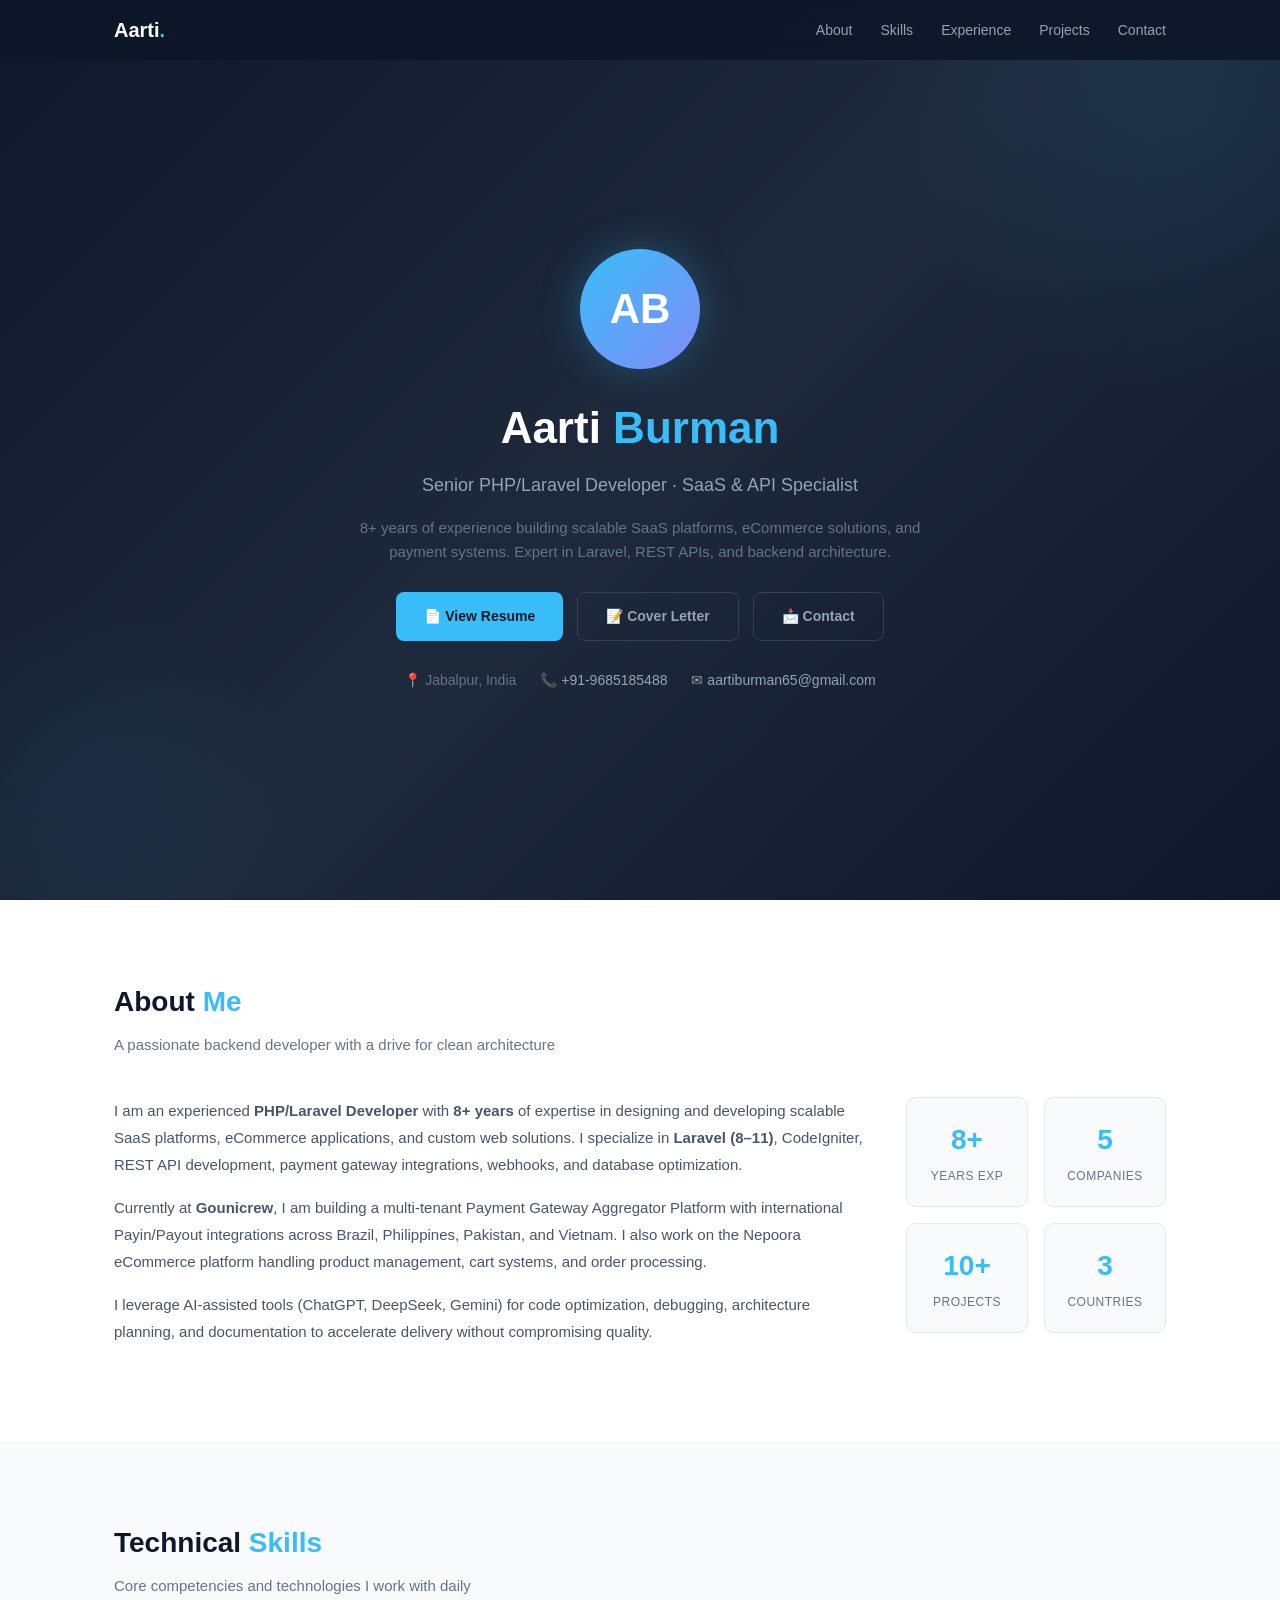
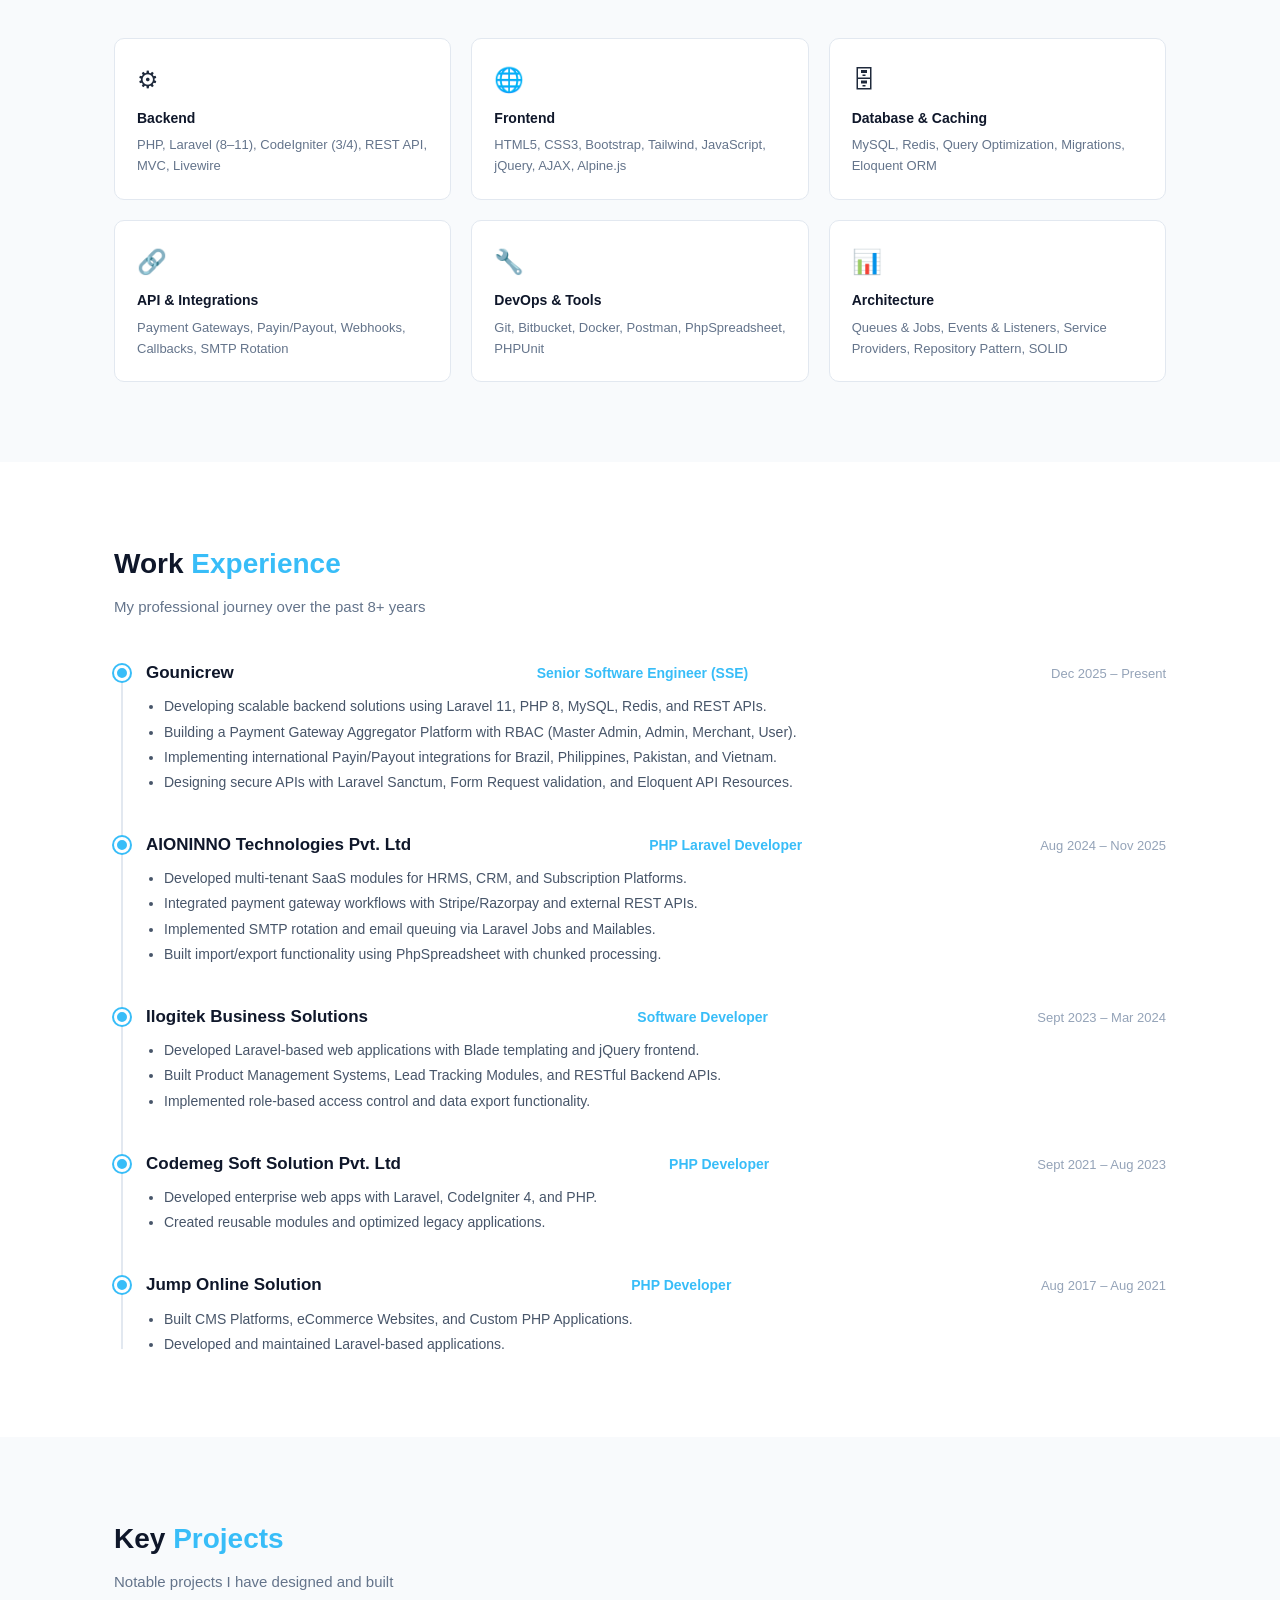
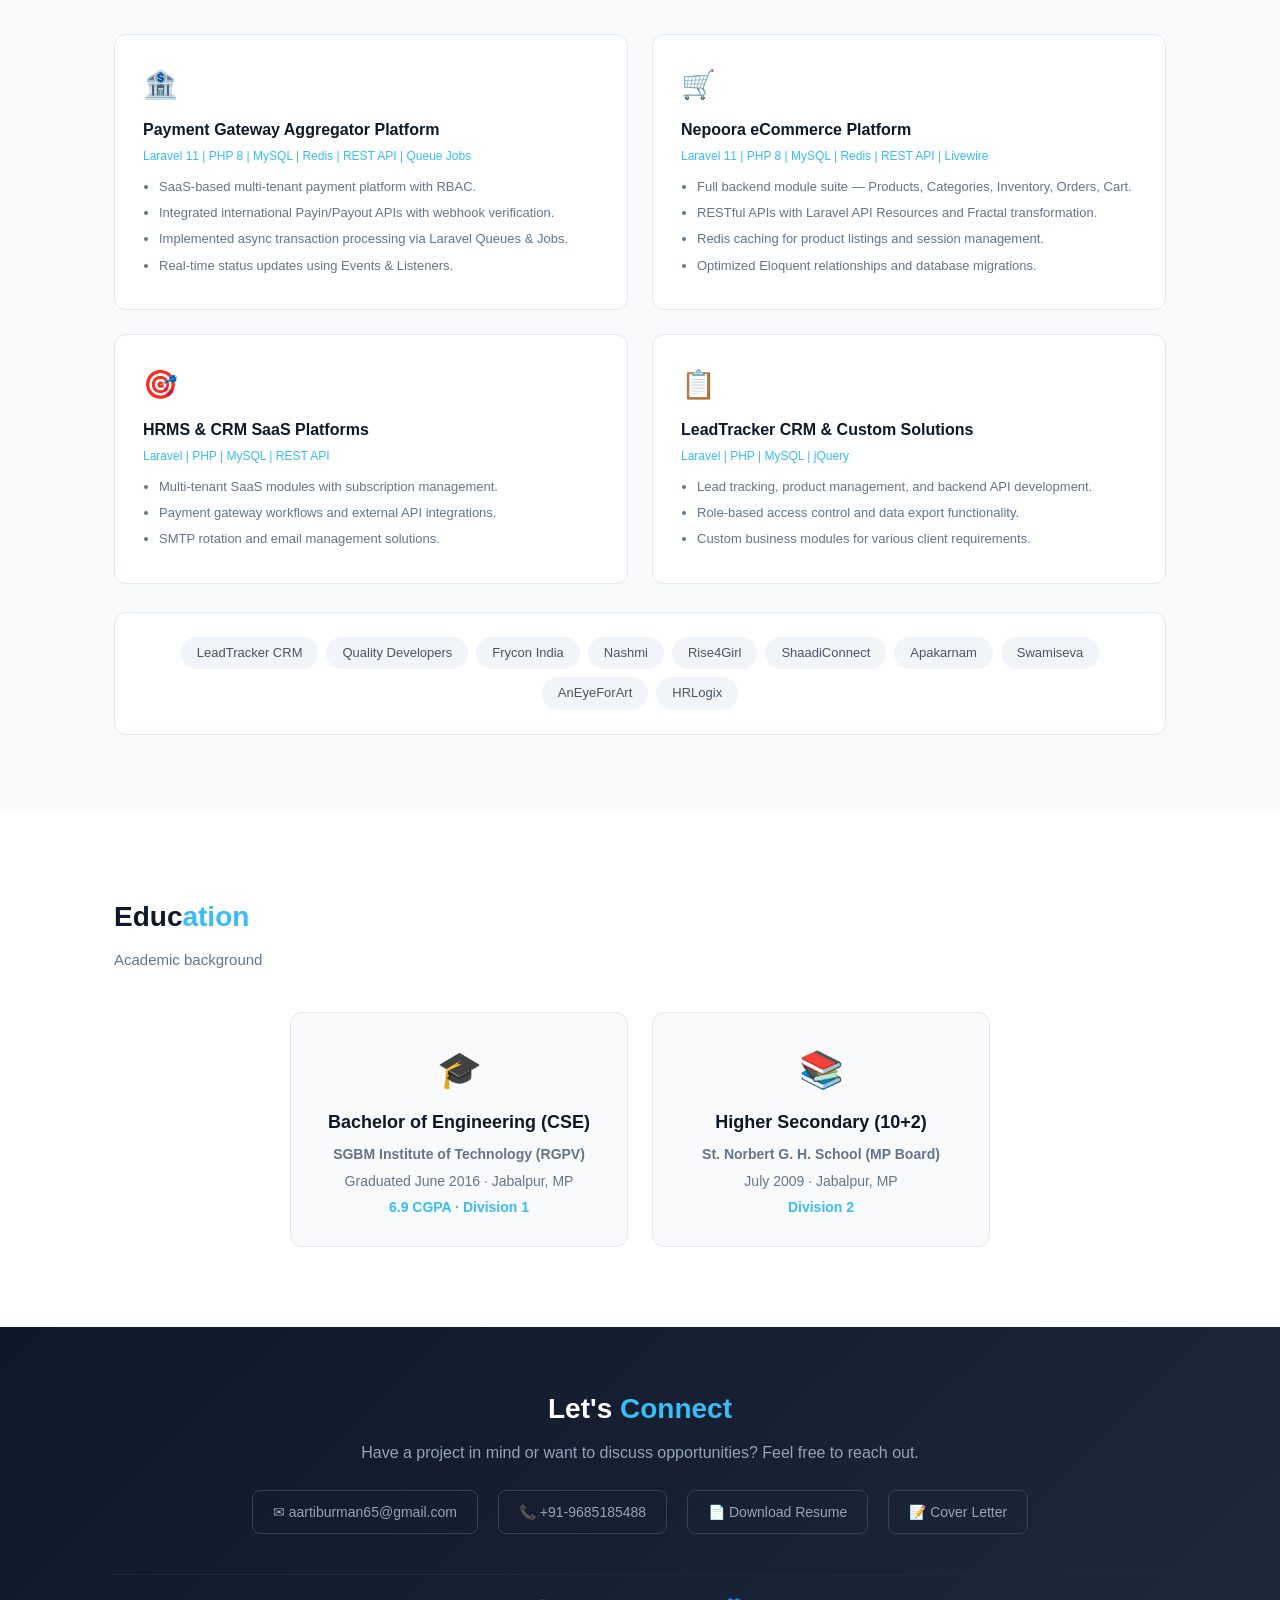
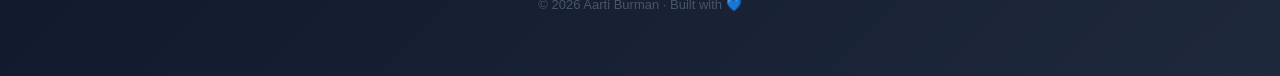
<file: index.html>
<!DOCTYPE html>
<html lang="en">
<head>
  <meta charset="UTF-8">
  <meta name="viewport" content="width=device-width, initial-scale=1.0">
  <title>Aarti Burman - Portfolio</title>
  <style>
    * { margin: 0; padding: 0; box-sizing: border-box; }
    html { scroll-behavior: smooth; }
    body {
      font-family: 'Segoe UI', 'Helvetica Neue', Arial, sans-serif;
      background: #f8fafc;
      color: #1e293b;
      line-height: 1.6;
    }
    .container { max-width: 1100px; margin: 0 auto; padding: 0 24px; }

    /* NAV */
    nav {
      position: fixed; top: 0; left: 0; right: 0; z-index: 100;
      background: rgba(15,23,42,0.95); backdrop-filter: blur(10px);
      padding: 14px 0;
    }
    nav .container { display: flex; justify-content: space-between; align-items: center; }
    nav .logo { font-size: 20px; font-weight: 700; color: #fff; }
    nav .logo span { color: #38bdf8; }
    nav ul { display: flex; gap: 28px; list-style: none; }
    nav ul a { color: #94a3b8; text-decoration: none; font-size: 14px; font-weight: 500; transition: color 0.2s; }
    nav ul a:hover { color: #fff; }

    /* HERO */
    .hero {
      min-height: 100vh;
      background: linear-gradient(135deg, #0f172a 0%, #1e293b 50%, #0f172a 100%);
      display: flex; align-items: center; justify-content: center;
      padding: 120px 24px 80px;
      position: relative;
      overflow: hidden;
    }
    .hero::before {
      content: ''; position: absolute;
      width: 600px; height: 600px; border-radius: 50%;
      background: radial-gradient(circle, rgba(56,189,248,0.08) 0%, transparent 70%);
      top: -200px; right: -200px;
    }
    .hero::after {
      content: ''; position: absolute;
      width: 400px; height: 400px; border-radius: 50%;
      background: radial-gradient(circle, rgba(56,189,248,0.05) 0%, transparent 70%);
      bottom: -100px; left: -100px;
    }
    .hero-content { text-align: center; position: relative; z-index: 1; max-width: 750px; }
    .hero-content .avatar {
      width: 120px; height: 120px; border-radius: 50%;
      background: linear-gradient(135deg, #38bdf8, #818cf8);
      display: flex; align-items: center; justify-content: center;
      font-size: 42px; font-weight: 700; color: #fff;
      margin: 0 auto 24px;
      box-shadow: 0 0 40px rgba(56,189,248,0.3);
    }
    .hero-content h1 { font-size: 44px; font-weight: 800; color: #fff; margin-bottom: 8px; }
    .hero-content h1 span { color: #38bdf8; }
    .hero-content .subtitle {
      font-size: 18px; color: #94a3b8; margin-bottom: 16px;
      font-weight: 400;
    }
    .hero-content .tagline {
      font-size: 15px; color: #64748b; max-width: 600px; margin: 0 auto 28px;
    }
    .hero-buttons { display: flex; gap: 14px; justify-content: center; flex-wrap: wrap; }
    .btn {
      display: inline-flex; align-items: center; gap: 8px;
      padding: 12px 28px; border-radius: 8px; font-size: 14px;
      font-weight: 600; text-decoration: none; transition: all 0.2s;
      border: none; cursor: pointer;
    }
    .btn-primary { background: #38bdf8; color: #0f172a; }
    .btn-primary:hover { background: #7dd3fc; transform: translateY(-2px); }
    .btn-outline { border: 1.5px solid #334155; color: #94a3b8; background: transparent; }
    .btn-outline:hover { border-color: #38bdf8; color: #fff; transform: translateY(-2px); }
    .hero-contact {
      display: flex; justify-content: center; gap: 24px; flex-wrap: wrap;
      margin-top: 28px; font-size: 14px; color: #64748b;
    }
    .hero-contact a { color: #94a3b8; text-decoration: none; transition: color 0.2s; }
    .hero-contact a:hover { color: #38bdf8; }

    /* SECTIONS */
    section { padding: 80px 0; }
    .section-title {
      font-size: 28px; font-weight: 800; color: #0f172a;
      margin-bottom: 8px;
    }
    .section-title span { color: #38bdf8; }
    .section-sub {
      font-size: 15px; color: #64748b; margin-bottom: 40px;
    }

    /* ABOUT */
    #about { background: #fff; }
    .about-grid { display: flex; gap: 40px; align-items: flex-start; }
    .about-text { flex: 1; font-size: 15px; color: #475569; line-height: 1.8; }
    .about-text p { margin-bottom: 16px; }
    .about-stats {
      display: grid; grid-template-columns: 1fr 1fr; gap: 16px;
      min-width: 260px;
    }
    .stat-card {
      background: #f8fafc; border: 1px solid #e2e8f0; border-radius: 10px;
      padding: 20px; text-align: center;
    }
    .stat-card .num { font-size: 28px; font-weight: 800; color: #38bdf8; }
    .stat-card .label { font-size: 12px; color: #64748b; margin-top: 4px; text-transform: uppercase; letter-spacing: 0.5px; }

    /* SKILLS */
    #skills { background: #f8fafc; }
    .skills-grid { display: grid; grid-template-columns: repeat(3, 1fr); gap: 20px; }
    .skill-card {
      background: #fff; border: 1px solid #e2e8f0; border-radius: 10px;
      padding: 22px; transition: all 0.2s;
    }
    .skill-card:hover { border-color: #38bdf8; box-shadow: 0 4px 20px rgba(56,189,248,0.1); transform: translateY(-2px); }
    .skill-card .icon { font-size: 24px; margin-bottom: 8px; }
    .skill-card h3 { font-size: 14px; font-weight: 700; color: #0f172a; margin-bottom: 6px; }
    .skill-card p { font-size: 13px; color: #64748b; }

    /* EXPERIENCE */
    #experience { background: #fff; }
    .timeline { position: relative; padding-left: 32px; }
    .timeline::before {
      content: ''; position: absolute; left: 7px; top: 8px; bottom: 8px;
      width: 2px; background: #e2e8f0;
    }
    .tl-item { position: relative; margin-bottom: 36px; }
    .tl-item:last-child { margin-bottom: 0; }
    .tl-dot {
      position: absolute; left: -32px; top: 6px;
      width: 16px; height: 16px; border-radius: 50%;
      background: #38bdf8; border: 3px solid #fff; box-shadow: 0 0 0 2px #38bdf8;
    }
    .tl-header { display: flex; justify-content: space-between; align-items: baseline; flex-wrap: wrap; gap: 4px 12px; }
    .tl-header .company { font-size: 17px; font-weight: 700; color: #0f172a; }
    .tl-header .role { font-size: 14px; color: #38bdf8; font-weight: 600; }
    .tl-header .dates { font-size: 13px; color: #94a3b8; }
    .tl-item ul { margin-top: 8px; padding-left: 18px; font-size: 14px; color: #475569; line-height: 1.8; }

    /* PROJECTS */
    #projects { background: #f8fafc; }
    .projects-grid { display: grid; grid-template-columns: repeat(2, 1fr); gap: 24px; }
    .proj-card {
      background: #fff; border: 1px solid #e2e8f0; border-radius: 12px;
      padding: 28px; transition: all 0.2s;
    }
    .proj-card:hover { border-color: #38bdf8; box-shadow: 0 8px 30px rgba(56,189,248,0.1); transform: translateY(-3px); }
    .proj-card .proj-icon { font-size: 28px; margin-bottom: 10px; }
    .proj-card h3 { font-size: 16px; font-weight: 700; color: #0f172a; margin-bottom: 4px; }
    .proj-card .tech { font-size: 12px; color: #38bdf8; font-weight: 500; margin-bottom: 10px; }
    .proj-card ul { padding-left: 16px; font-size: 13px; color: #64748b; line-height: 1.7; }
    .proj-card ul li { margin-bottom: 4px; }
    .other-projects {
      margin-top: 28px; display: flex; flex-wrap: wrap; gap: 8px;
      background: #fff; border: 1px solid #e2e8f0; border-radius: 12px; padding: 24px;
      justify-content: center;
    }
    .other-projects span, .other-projects a {
      background: #f1f5f9; color: #475569; font-size: 13px; font-weight: 500;
      padding: 6px 16px; border-radius: 20px; text-decoration: none;
    }
    .other-projects a:hover { background: #e2e8f0; color: #0f172a; }

    /* EDUCATION */
    #education { background: #fff; }
    .edu-card {
      background: #f8fafc; border: 1px solid #e2e8f0; border-radius: 12px;
      padding: 28px; max-width: 500px; text-align: center; margin: 0 auto;
    }
    .edu-card .icon { font-size: 36px; margin-bottom: 10px; }
    .edu-card h3 { font-size: 18px; font-weight: 700; color: #0f172a; }
    .edu-card .meta { font-size: 14px; color: #64748b; margin-top: 4px; }

    /* CONTACT / FOOTER */
    #contact {
      background: linear-gradient(135deg, #0f172a, #1e293b);
      padding: 60px 0; text-align: center; color: #fff;
    }
    #contact h2 { font-size: 28px; font-weight: 800; margin-bottom: 8px; }
    #contact h2 span { color: #38bdf8; }
    #contact p { color: #94a3b8; margin-bottom: 24px; }
    .contact-links { display: flex; justify-content: center; gap: 20px; flex-wrap: wrap; }
    .contact-links a {
      display: inline-flex; align-items: center; gap: 8px;
      color: #94a3b8; text-decoration: none; font-size: 14px; font-weight: 500;
      padding: 10px 20px; border: 1px solid #334155; border-radius: 8px;
      transition: all 0.2s;
    }
    .contact-links a:hover { border-color: #38bdf8; color: #fff; }
    .footer-bottom {
      border-top: 1px solid #1e293b; margin-top: 40px; padding-top: 20px;
      font-size: 13px; color: #475569;
    }
    .footer-bottom a { color: #38bdf8; text-decoration: none; }

    /* RESPONSIVE */
    @media (max-width: 768px) {
      nav ul { gap: 14px; }
      nav ul a { font-size: 12px; }
      .hero-content h1 { font-size: 30px; }
      .about-grid { flex-direction: column; }
      .about-stats { grid-template-columns: 1fr 1fr; min-width: auto; }
      .skills-grid { grid-template-columns: 1fr 1fr; }
      .projects-grid { grid-template-columns: 1fr; }
      section { padding: 50px 0; }
    }
    @media (max-width: 500px) {
      .skills-grid { grid-template-columns: 1fr; }
      nav .container { flex-direction: column; gap: 10px; }
    }
  </style>
</head>
<body>
  <nav>
    <div class="container">
      <div class="logo">Aarti<span>.</span></div>
      <ul>
        <li><a href="#about">About</a></li>
        <li><a href="#skills">Skills</a></li>
        <li><a href="#experience">Experience</a></li>
        <li><a href="#projects">Projects</a></li>
        <li><a href="#contact">Contact</a></li>
      </ul>
    </div>
  </nav>

  <section class="hero">
    <div class="hero-content">
      <div class="avatar">AB</div>
      <h1>Aarti <span>Burman</span></h1>
      <div class="subtitle">Senior PHP/Laravel Developer &middot; SaaS &amp; API Specialist</div>
      <p class="tagline">
        8+ years of experience building scalable SaaS platforms, eCommerce solutions, and payment systems.
        Expert in Laravel, REST APIs, and backend architecture.
      </p>
      <div class="hero-buttons">
        <a href="resume.html" class="btn btn-primary">&#x1F4C4; View Resume</a>
        <a href="cover-letter.html" class="btn btn-outline">&#x1F4DD; Cover Letter</a>
        <a href="#contact" class="btn btn-outline">&#x1F4E9; Contact</a>
      </div>
      <div class="hero-contact">
        <span>&#x1F4CD; Jabalpur, India</span>
        <a href="tel:+919685185488">&#x1F4DE; +91-9685185488</a>
        <a href="mailto:aartiburman65@gmail.com">&#x2709; aartiburman65@gmail.com</a>
      </div>
    </div>
  </section>

  <section id="about">
    <div class="container">
      <h2 class="section-title">About <span>Me</span></h2>
      <p class="section-sub">A passionate backend developer with a drive for clean architecture</p>
      <div class="about-grid">
        <div class="about-text">
          <p>
            I am an experienced <strong>PHP/Laravel Developer</strong> with <strong>8+ years</strong> of expertise in designing and developing scalable SaaS platforms, eCommerce applications, and custom web solutions. I specialize in <strong>Laravel (8–11)</strong>, CodeIgniter, REST API development, payment gateway integrations, webhooks, and database optimization.
          </p>
          <p>
            Currently at <strong>Gounicrew</strong>, I am building a multi-tenant Payment Gateway Aggregator Platform with international Payin/Payout integrations across Brazil, Philippines, Pakistan, and Vietnam. I also work on the Nepoora eCommerce platform handling product management, cart systems, and order processing.
          </p>
          <p>
            I leverage AI-assisted tools (ChatGPT, DeepSeek, Gemini) for code optimization, debugging, architecture planning, and documentation to accelerate delivery without compromising quality.
          </p>
        </div>
        <div class="about-stats">
          <div class="stat-card"><div class="num">8+</div><div class="label">Years Exp</div></div>
          <div class="stat-card"><div class="num">5</div><div class="label">Companies</div></div>
          <div class="stat-card"><div class="num">10+</div><div class="label">Projects</div></div>
          <div class="stat-card"><div class="num">3</div><div class="label">Countries</div></div>
        </div>
      </div>
    </div>
  </section>

  <section id="skills">
    <div class="container">
      <h2 class="section-title">Technical <span>Skills</span></h2>
      <p class="section-sub">Core competencies and technologies I work with daily</p>
      <div class="skills-grid">
        <div class="skill-card"><div class="icon">&#x2699;</div><h3>Backend</h3><p>PHP, Laravel (8–11), CodeIgniter (3/4), REST API, MVC, Livewire</p></div>
        <div class="skill-card"><div class="icon">&#x1F310;</div><h3>Frontend</h3><p>HTML5, CSS3, Bootstrap, Tailwind, JavaScript, jQuery, AJAX, Alpine.js</p></div>
        <div class="skill-card"><div class="icon">&#x1F5C4;</div><h3>Database &amp; Caching</h3><p>MySQL, Redis, Query Optimization, Migrations, Eloquent ORM</p></div>
        <div class="skill-card"><div class="icon">&#x1F517;</div><h3>API &amp; Integrations</h3><p>Payment Gateways, Payin/Payout, Webhooks, Callbacks, SMTP Rotation</p></div>
        <div class="skill-card"><div class="icon">&#x1F527;</div><h3>DevOps &amp; Tools</h3><p>Git, Bitbucket, Docker, Postman, PhpSpreadsheet, PHPUnit</p></div>
        <div class="skill-card"><div class="icon">&#x1F4CA;</div><h3>Architecture</h3><p>Queues &amp; Jobs, Events &amp; Listeners, Service Providers, Repository Pattern, SOLID</p></div>
      </div>
    </div>
  </section>

  <section id="experience">
    <div class="container">
      <h2 class="section-title">Work <span>Experience</span></h2>
      <p class="section-sub">My professional journey over the past 8+ years</p>
      <div class="timeline">
        <div class="tl-item">
          <div class="tl-dot"></div>
          <div class="tl-header">
            <span class="company">Gounicrew</span>
            <span class="role">Senior Software Engineer (SSE)</span>
            <span class="dates">Dec 2025 – Present</span>
          </div>
          <ul>
            <li>Developing scalable backend solutions using Laravel 11, PHP 8, MySQL, Redis, and REST APIs.</li>
            <li>Building a Payment Gateway Aggregator Platform with RBAC (Master Admin, Admin, Merchant, User).</li>
            <li>Implementing international Payin/Payout integrations for Brazil, Philippines, Pakistan, and Vietnam.</li>
            <li>Designing secure APIs with Laravel Sanctum, Form Request validation, and Eloquent API Resources.</li>
          </ul>
        </div>
        <div class="tl-item">
          <div class="tl-dot"></div>
          <div class="tl-header">
            <span class="company">AIONINNO Technologies Pvt. Ltd</span>
            <span class="role">PHP Laravel Developer</span>
            <span class="dates">Aug 2024 – Nov 2025</span>
          </div>
          <ul>
            <li>Developed multi-tenant SaaS modules for HRMS, CRM, and Subscription Platforms.</li>
            <li>Integrated payment gateway workflows with Stripe/Razorpay and external REST APIs.</li>
            <li>Implemented SMTP rotation and email queuing via Laravel Jobs and Mailables.</li>
            <li>Built import/export functionality using PhpSpreadsheet with chunked processing.</li>
          </ul>
        </div>
        <div class="tl-item">
          <div class="tl-dot"></div>
          <div class="tl-header">
            <span class="company">Ilogitek Business Solutions</span>
            <span class="role">Software Developer</span>
            <span class="dates">Sept 2023 – Mar 2024</span>
          </div>
          <ul>
            <li>Developed Laravel-based web applications with Blade templating and jQuery frontend.</li>
            <li>Built Product Management Systems, Lead Tracking Modules, and RESTful Backend APIs.</li>
            <li>Implemented role-based access control and data export functionality.</li>
          </ul>
        </div>
        <div class="tl-item">
          <div class="tl-dot"></div>
          <div class="tl-header">
            <span class="company">Codemeg Soft Solution Pvt. Ltd</span>
            <span class="role">PHP Developer</span>
            <span class="dates">Sept 2021 – Aug 2023</span>
          </div>
          <ul>
            <li>Developed enterprise web apps with Laravel, CodeIgniter 4, and PHP.</li>
            <li>Created reusable modules and optimized legacy applications.</li>
          </ul>
        </div>
        <div class="tl-item">
          <div class="tl-dot"></div>
          <div class="tl-header">
            <span class="company">Jump Online Solution</span>
            <span class="role">PHP Developer</span>
            <span class="dates">Aug 2017 – Aug 2021</span>
          </div>
          <ul>
            <li>Built CMS Platforms, eCommerce Websites, and Custom PHP Applications.</li>
            <li>Developed and maintained Laravel-based applications.</li>
          </ul>
        </div>
      </div>
    </div>
  </section>

  <section id="projects">
    <div class="container">
      <h2 class="section-title">Key <span>Projects</span></h2>
      <p class="section-sub">Notable projects I have designed and built</p>
      <div class="projects-grid">
        <div class="proj-card">
          <div class="proj-icon">&#x1F3E6;</div>
          <h3>Payment Gateway Aggregator Platform</h3>
          <div class="tech">Laravel 11 | PHP 8 | MySQL | Redis | REST API | Queue Jobs</div>
          <ul>
            <li>SaaS-based multi-tenant payment platform with RBAC.</li>
            <li>Integrated international Payin/Payout APIs with webhook verification.</li>
            <li>Implemented async transaction processing via Laravel Queues &amp; Jobs.</li>
            <li>Real-time status updates using Events &amp; Listeners.</li>
          </ul>
        </div>
        <div class="proj-card">
          <div class="proj-icon">&#x1F6D2;</div>
          <h3>Nepoora eCommerce Platform</h3>
          <div class="tech">Laravel 11 | PHP 8 | MySQL | Redis | REST API | Livewire</div>
          <ul>
            <li>Full backend module suite — Products, Categories, Inventory, Orders, Cart.</li>
            <li>RESTful APIs with Laravel API Resources and Fractal transformation.</li>
            <li>Redis caching for product listings and session management.</li>
            <li>Optimized Eloquent relationships and database migrations.</li>
          </ul>
        </div>
        <div class="proj-card">
          <div class="proj-icon">&#x1F3AF;</div>
          <h3>HRMS &amp; CRM SaaS Platforms</h3>
          <div class="tech">Laravel | PHP | MySQL | REST API</div>
          <ul>
            <li>Multi-tenant SaaS modules with subscription management.</li>
            <li>Payment gateway workflows and external API integrations.</li>
            <li>SMTP rotation and email management solutions.</li>
          </ul>
        </div>
        <div class="proj-card">
          <div class="proj-icon">&#x1F4CB;</div>
          <h3>LeadTracker CRM &amp; Custom Solutions</h3>
          <div class="tech">Laravel | PHP | MySQL | jQuery</div>
          <ul>
            <li>Lead tracking, product management, and backend API development.</li>
            <li>Role-based access control and data export functionality.</li>
            <li>Custom business modules for various client requirements.</li>
          </ul>
        </div>
      </div>
      <div class="other-projects">
        <span>LeadTracker CRM</span>
        <a href="http://qualitydevelopers.co.nz/" target="_blank">Quality Developers</a>
        <a href="https://fryconindia.com/homepage" target="_blank">Frycon India</a>
        <a href="https://www.nashmi.com/mainhomepage" target="_blank">Nashmi</a>
        <span>Rise4Girl</span>
        <span>ShaadiConnect</span>
        <span>Apakarnam</span>
        <span>Swamiseva</span>
        <span>AnEyeForArt</span>
        <span>HRLogix</span>
      </div>
    </div>
  </section>

  <section id="education">
    <div class="container">
      <h2 class="section-title">Educ<span>ation</span></h2>
      <p class="section-sub">Academic background</p>
      <div style="display:grid;grid-template-columns:1fr 1fr;gap:24px;max-width:700px;margin:0 auto">
        <div class="edu-card" style="margin:0">
          <div class="icon">&#x1F393;</div>
          <h3>Bachelor of Engineering (CSE)</h3>
          <div class="meta" style="margin-top:6px"><strong>SGBM Institute of Technology (RGPV)</strong></div>
          <div class="meta">Graduated June 2016 &middot; Jabalpur, MP</div>
          <div class="meta" style="color:#38bdf8;font-weight:600;margin-top:4px">6.9 CGPA &middot; Division 1</div>
        </div>
        <div class="edu-card" style="margin:0">
          <div class="icon">&#x1F4DA;</div>
          <h3>Higher Secondary (10+2)</h3>
          <div class="meta" style="margin-top:6px"><strong>St. Norbert G. H. School (MP Board)</strong></div>
          <div class="meta">July 2009 &middot; Jabalpur, MP</div>
          <div class="meta" style="color:#38bdf8;font-weight:600;margin-top:4px">Division 2</div>
        </div>
      </div>
    </div>
  </section>

  <section id="contact">
    <div class="container">
      <h2>Let's <span>Connect</span></h2>
      <p>Have a project in mind or want to discuss opportunities? Feel free to reach out.</p>
      <div class="contact-links">
        <a href="mailto:aartiburman65@gmail.com">&#x2709; aartiburman65@gmail.com</a>
        <a href="tel:+919685185488">&#x1F4DE; +91-9685185488</a>
        <a href="resume.html">&#x1F4C4; Download Resume</a>
        <a href="cover-letter.html">&#x1F4DD; Cover Letter</a>
      </div>
      <div class="footer-bottom">
        &copy; 2026 Aarti Burman &middot; Built with &#x1F499;
      </div>
    </div>
  </section>
</body>
</html>
</file>
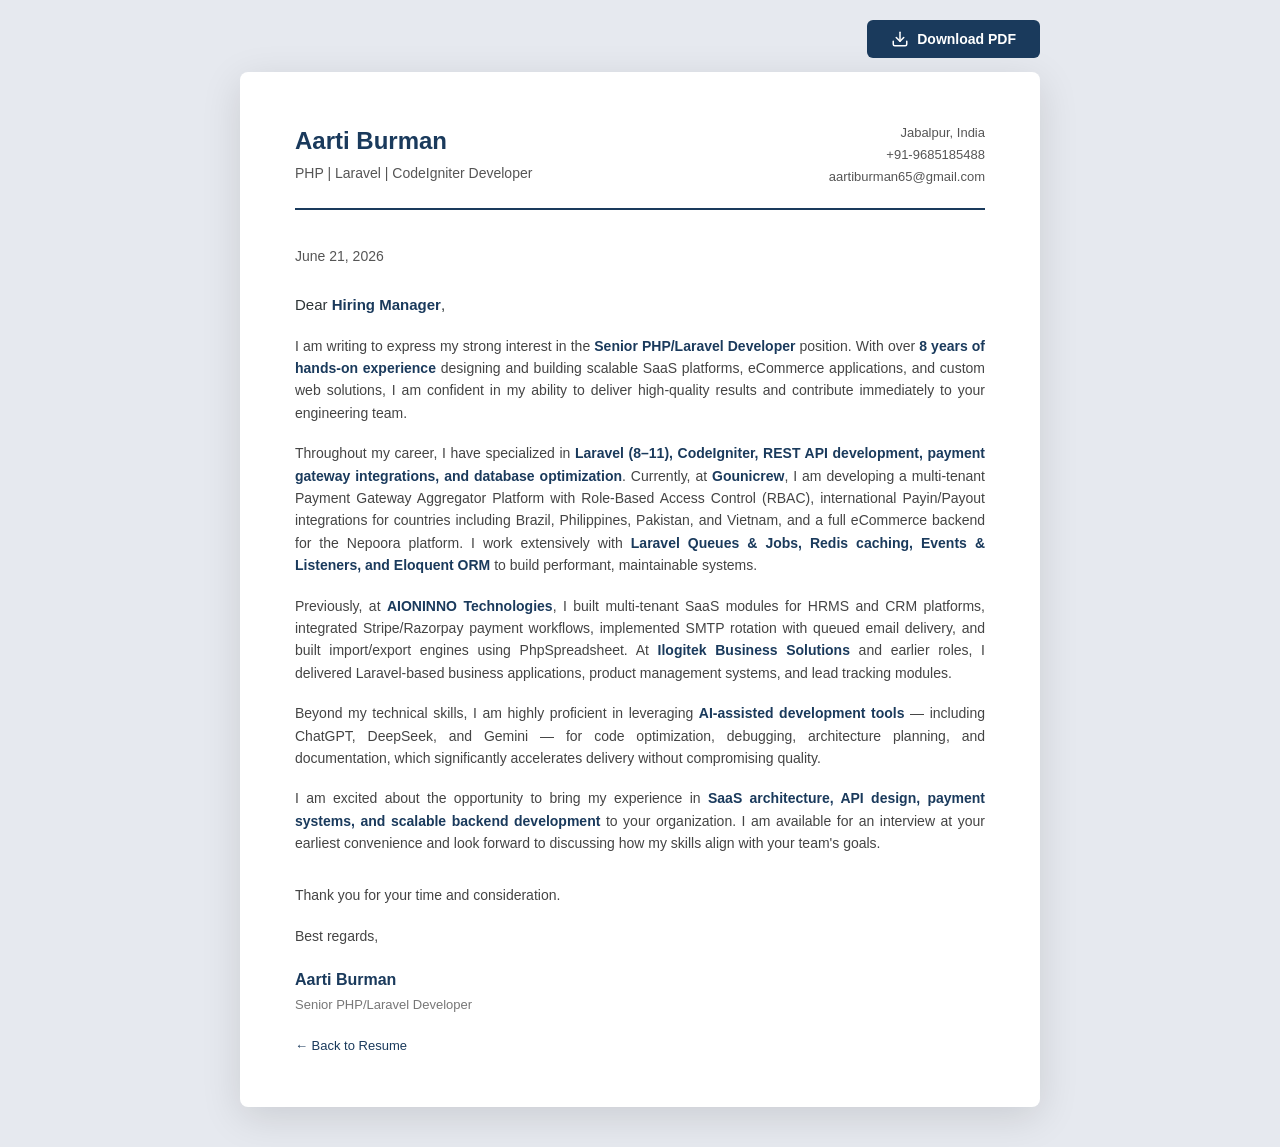
<file: cover-letter.html>
<!DOCTYPE html>
<html lang="en">
<head>
  <meta charset="UTF-8">
  <meta name="viewport" content="width=device-width, initial-scale=1.0">
  <title>Aarti Burman - Cover Letter</title>
  <style>
    * { margin: 0; padding: 0; box-sizing: border-box; }
    body {
      font-family: 'Segoe UI', 'Helvetica Neue', Arial, sans-serif;
      background: #e6e9ef;
      padding: 20px 20px 40px;
      color: #2d3436;
      line-height: 1.6;
    }
    .download-bar {
      max-width: 800px;
      margin: 0 auto 14px;
      display: flex;
      justify-content: flex-end;
    }
    .download-btn {
      display: inline-flex;
      align-items: center;
      gap: 8px;
      background: #1a3a5c;
      color: #fff;
      border: none;
      padding: 10px 24px;
      border-radius: 6px;
      font-size: 14px;
      font-weight: 600;
      cursor: pointer;
      transition: background 0.2s;
      text-decoration: none;
    }
    .download-btn:hover { background: #2c5f8a; }
    .download-btn svg { width: 18px; height: 18px; }
    .letter {
      max-width: 800px;
      margin: 0 auto;
      background: #fff;
      border-radius: 8px;
      box-shadow: 0 10px 40px rgba(0,0,0,0.12);
      padding: 50px 55px;
    }
    .letter-header {
      display: flex;
      justify-content: space-between;
      align-items: flex-start;
      margin-bottom: 35px;
      padding-bottom: 20px;
      border-bottom: 2px solid #1a3a5c;
    }
    .letter-header .name {
      font-size: 24px;
      font-weight: 700;
      color: #1a3a5c;
    }
    .letter-header .name span { font-size: 14px; font-weight: 400; color: #555; display: block; margin-top: 2px; }
    .letter-header .contact {
      text-align: right;
      font-size: 13px;
      color: #555;
      line-height: 1.7;
    }
    .letter-header .contact a { color: #1a3a5c; text-decoration: none; }
    .letter-header .contact a:hover { text-decoration: underline; }
    .date { font-size: 14px; color: #555; margin-bottom: 25px; }
    .greeting { font-size: 15px; margin-bottom: 18px; }
    .greeting strong { color: #1a3a5c; }
    .body-text { font-size: 14px; color: #444; margin-bottom: 18px; text-align: justify; }
    .body-text strong { color: #1a3a5c; }
    .closing { margin-top: 30px; }
    .closing .signoff { font-size: 14px; color: #444; margin-bottom: 20px; }
    .closing .signature { font-size: 16px; font-weight: 700; color: #1a3a5c; }
    .closing .sub { font-size: 13px; color: #777; margin-top: 2px; }

    .back-link {
      display: inline-flex;
      align-items: center;
      gap: 6px;
      margin-top: 20px;
      font-size: 13px;
      color: #1a3a5c;
      text-decoration: none;
      font-weight: 500;
    }
    .back-link:hover { text-decoration: underline; }

    @media print {
      body { background: #fff; padding: 0; -webkit-print-color-adjust: exact; print-color-adjust: exact; }
      .download-bar { display: none; }
      .letter { box-shadow: none; border-radius: 0; padding: 40px 50px; max-width: 100%; }
      .back-link { display: none; }
    }
    @media (max-width: 600px) {
      .letter { padding: 30px 25px; }
      .letter-header { flex-direction: column; gap: 10px; }
      .letter-header .contact { text-align: left; }
    }
  </style>
</head>
<body>
  <div class="download-bar">
    <button class="download-btn" onclick="window.print()">
      <svg viewBox="0 0 24 24" fill="none" stroke="currentColor" stroke-width="2" stroke-linecap="round" stroke-linejoin="round">
        <path d="M21 15v4a2 2 0 0 1-2 2H5a2 2 0 0 1-2-2v-4"/>
        <polyline points="7 10 12 15 17 10"/>
        <line x1="12" y1="15" x2="12" y2="3"/>
      </svg>
      Download PDF
    </button>
  </div>

  <div class="letter">
    <div class="letter-header">
      <div class="name">
        Aarti Burman
        <span>PHP | Laravel | CodeIgniter Developer</span>
      </div>
      <div class="contact">
        Jabalpur, India<br>
        +91-9685185488<br>
        aartiburman65@gmail.com
      </div>
    </div>

    <div class="date">June 21, 2026</div>

    <div class="greeting">Dear <strong>Hiring Manager</strong>,</div>

    <p class="body-text">
      I am writing to express my strong interest in the <strong>Senior PHP/Laravel Developer</strong> position. With over <strong>8 years of hands-on experience</strong> designing and building scalable SaaS platforms, eCommerce applications, and custom web solutions, I am confident in my ability to deliver high-quality results and contribute immediately to your engineering team.
    </p>

    <p class="body-text">
      Throughout my career, I have specialized in <strong>Laravel (8–11), CodeIgniter, REST API development, payment gateway integrations, and database optimization</strong>. Currently, at <strong>Gounicrew</strong>, I am developing a multi-tenant Payment Gateway Aggregator Platform with Role-Based Access Control (RBAC), international Payin/Payout integrations for countries including Brazil, Philippines, Pakistan, and Vietnam, and a full eCommerce backend for the Nepoora platform. I work extensively with <strong>Laravel Queues &amp; Jobs, Redis caching, Events &amp; Listeners, and Eloquent ORM</strong> to build performant, maintainable systems.
    </p>

    <p class="body-text">
      Previously, at <strong>AIONINNO Technologies</strong>, I built multi-tenant SaaS modules for HRMS and CRM platforms, integrated Stripe/Razorpay payment workflows, implemented SMTP rotation with queued email delivery, and built import/export engines using PhpSpreadsheet. At <strong>Ilogitek Business Solutions</strong> and earlier roles, I delivered Laravel-based business applications, product management systems, and lead tracking modules.
    </p>

    <p class="body-text">
      Beyond my technical skills, I am highly proficient in leveraging <strong>AI-assisted development tools</strong> — including ChatGPT, DeepSeek, and Gemini — for code optimization, debugging, architecture planning, and documentation, which significantly accelerates delivery without compromising quality.
    </p>

    <p class="body-text">
      I am excited about the opportunity to bring my experience in <strong>SaaS architecture, API design, payment systems, and scalable backend development</strong> to your organization. I am available for an interview at your earliest convenience and look forward to discussing how my skills align with your team's goals.
    </p>

    <div class="closing">
      <p class="body-text">
        Thank you for your time and consideration.
      </p>
      <div class="signoff">Best regards,</div>
      <div class="signature">Aarti Burman</div>
      <div class="sub">Senior PHP/Laravel Developer</div>
    </div>

    <a class="back-link" href="resume.html">&larr; Back to Resume</a>
  </div>
</body>
</html>
</file>
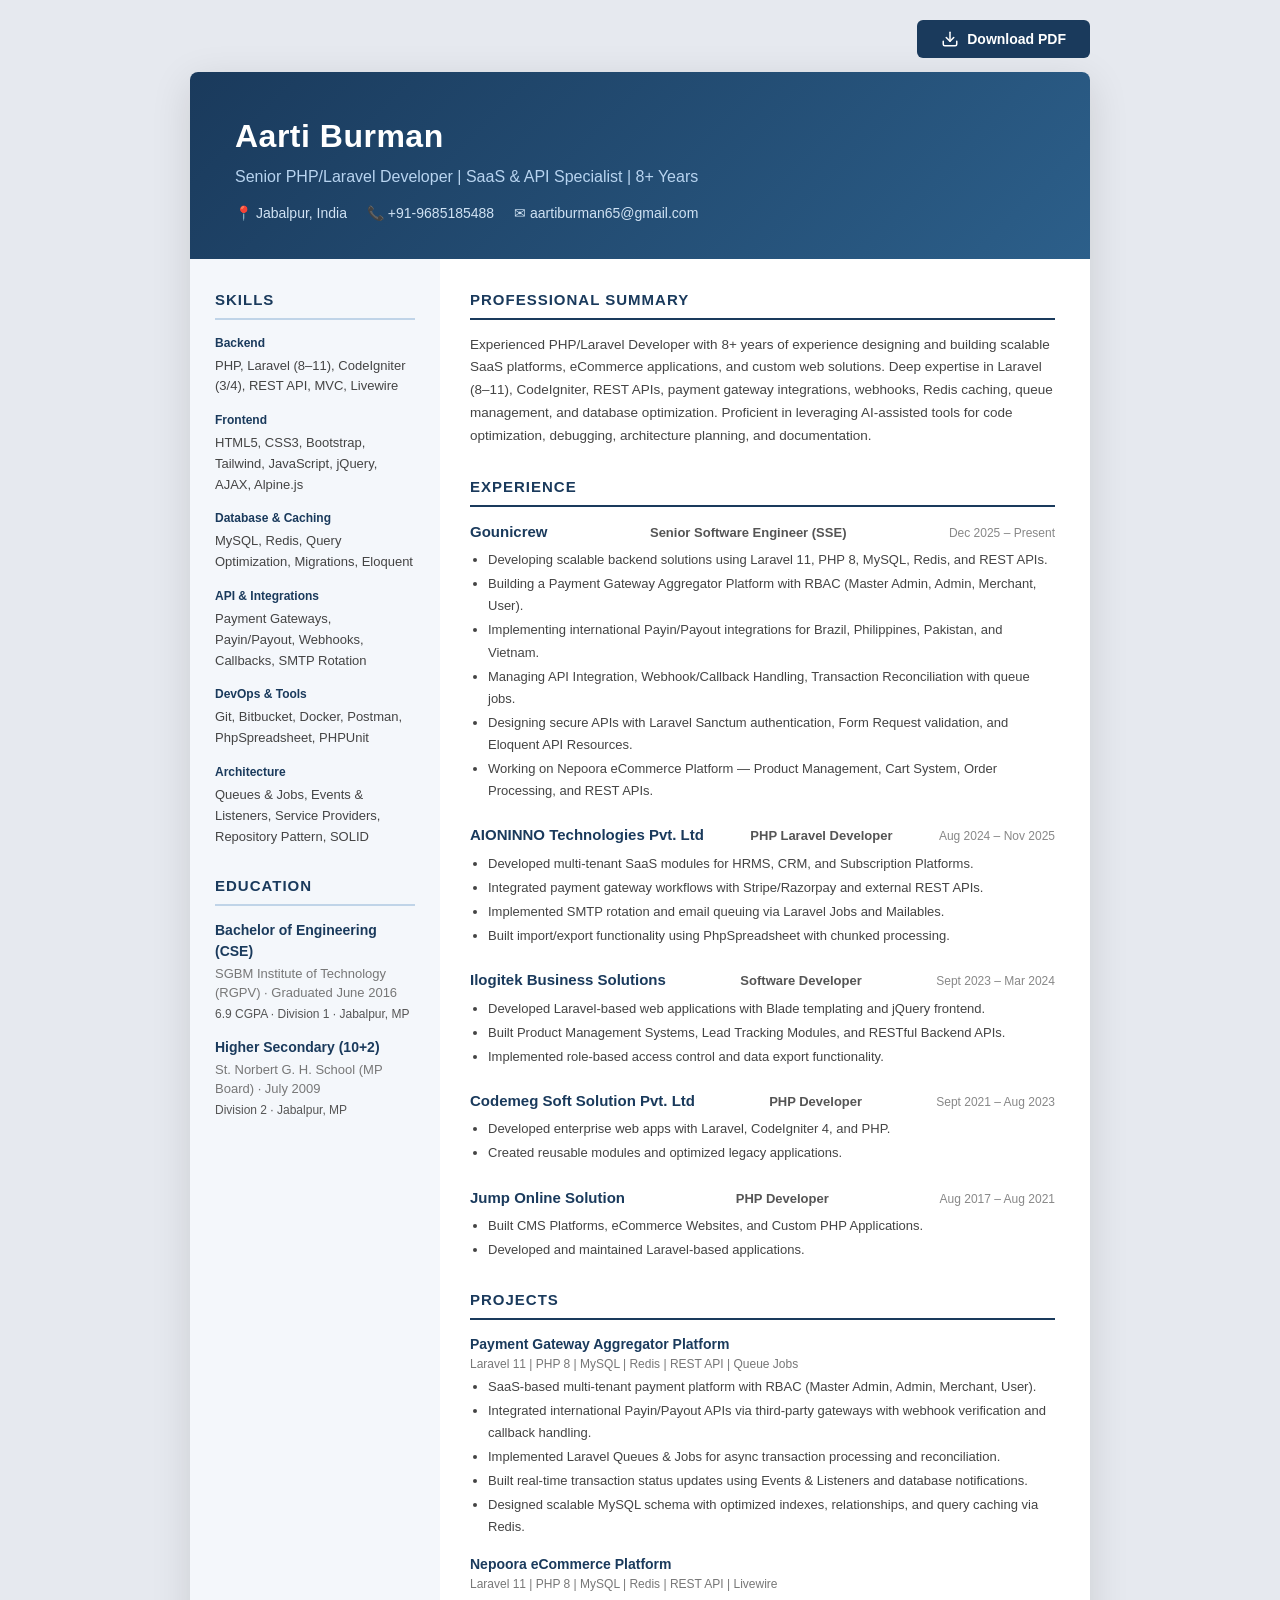
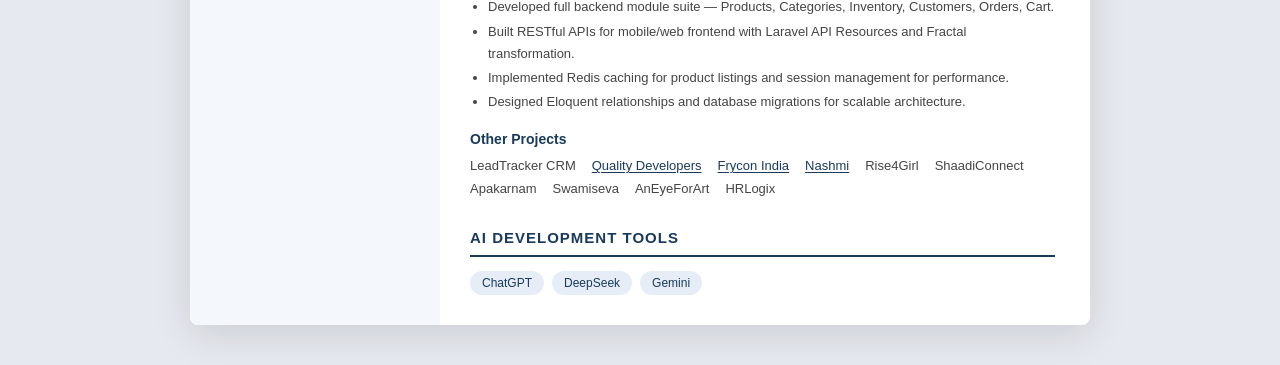
<file: resume.html>
<!DOCTYPE html>
<html lang="en">
<head>
  <meta charset="UTF-8">
  <meta name="viewport" content="width=device-width, initial-scale=1.0">
  <title>Aarti Burman - Resume</title>
  <style>
    * { margin: 0; padding: 0; box-sizing: border-box; }
    body {
      font-family: 'Segoe UI', 'Helvetica Neue', Arial, sans-serif;
      background: #e6e9ef;
      padding: 20px 20px 40px;
      color: #2d3436;
      line-height: 1.5;
    }
    .download-bar {
      max-width: 900px;
      margin: 0 auto 14px;
      display: flex;
      justify-content: flex-end;
    }
    .download-btn {
      display: inline-flex;
      align-items: center;
      gap: 8px;
      background: #1a3a5c;
      color: #fff;
      border: none;
      padding: 10px 24px;
      border-radius: 6px;
      font-size: 14px;
      font-weight: 600;
      cursor: pointer;
      transition: background 0.2s;
      text-decoration: none;
    }
    .download-btn:hover { background: #2c5f8a; }
    .download-btn img, .download-btn svg { width: 18px; height: 18px; }
    .resume {
      max-width: 900px;
      margin: 0 auto;
      background: #fff;
      border-radius: 8px;
      box-shadow: 0 10px 40px rgba(0,0,0,0.12);
      overflow: hidden;
    }
    .header {
      background: linear-gradient(135deg, #1a3a5c, #2c5f8a);
      color: #fff;
      padding: 40px 45px 35px;
    }
    .header h1 {
      font-size: 32px;
      font-weight: 700;
      letter-spacing: 0.5px;
    }
    .header .title {
      font-size: 16px;
      font-weight: 400;
      color: #b8d4f0;
      margin-top: 5px;
    }
    .header .contact {
      display: flex;
      flex-wrap: wrap;
      gap: 20px;
      margin-top: 14px;
      font-size: 14px;
      color: #d0e2f3;
    }
    .header .contact span { display: flex; align-items: center; gap: 6px; }
    .header .contact a { color: #b8d4f0; text-decoration: none; }
    .header .contact a:hover { text-decoration: underline; }

    .body { display: flex; }
    .sidebar {
      width: 250px;
      background: #f4f7fb;
      padding: 30px 25px;
      flex-shrink: 0;
    }
    .main {
      flex: 1;
      padding: 30px 35px 30px 30px;
    }

    .section { margin-bottom: 28px; }
    .section:last-child { margin-bottom: 0; }
    .section-title {
      font-size: 15px;
      font-weight: 700;
      text-transform: uppercase;
      letter-spacing: 1px;
      color: #1a3a5c;
      border-bottom: 2px solid #1a3a5c;
      padding-bottom: 6px;
      margin-bottom: 14px;
    }
    .sidebar .section-title { color: #1a3a5c; border-bottom-color: #c0d4e8; }

    .skill-group { margin-bottom: 14px; }
    .skill-group:last-child { margin-bottom: 0; }
    .skill-group .label {
      font-size: 12px;
      font-weight: 600;
      color: #1a3a5c;
      margin-bottom: 4px;
    }
    .skill-group .items {
      font-size: 13px;
      color: #444;
      line-height: 1.6;
    }

    .exp-item { margin-bottom: 22px; }
    .exp-item:last-child { margin-bottom: 0; }
    .exp-header {
      display: flex;
      justify-content: space-between;
      align-items: baseline;
      flex-wrap: wrap;
      gap: 4px 12px;
      margin-bottom: 3px;
    }
    .exp-header .company {
      font-size: 15px;
      font-weight: 700;
      color: #1a3a5c;
    }
    .exp-header .role {
      font-size: 13px;
      font-weight: 600;
      color: #555;
    }
    .exp-header .dates {
      font-size: 12px;
      color: #888;
      font-weight: 500;
    }
    .exp-item ul {
      margin-top: 6px;
      padding-left: 18px;
      font-size: 13px;
      color: #444;
      line-height: 1.7;
    }
    .exp-item ul li { margin-bottom: 2px; }

    .project-item { margin-bottom: 16px; }
    .project-item:last-child { margin-bottom: 0; }
    .project-item .name {
      font-size: 14px;
      font-weight: 700;
      color: #1a3a5c;
    }
    .project-item .tech {
      font-size: 12px;
      color: #777;
      font-weight: 500;
      margin-bottom: 3px;
    }
    .project-item ul {
      padding-left: 18px;
      font-size: 13px;
      color: #444;
      line-height: 1.7;
    }
    .project-item ul li { margin-bottom: 2px; }

    .other-projects {
      display: flex;
      flex-wrap: wrap;
      gap: 4px 16px;
      font-size: 13px;
      color: #444;
      margin-top: 6px;
    }
    .other-projects a {
      color: #1a3a5c;
      text-decoration: underline;
      text-underline-offset: 2px;
    }
    .other-projects a:hover { color: #2c5f8a; }

    .edu-item {
      font-size: 14px;
      color: #444;
    }
    .edu-item .degree { font-weight: 600; color: #1a3a5c; }
    .edu-item .meta { font-size: 13px; color: #777; margin-top: 2px; }

    .summary {
      font-size: 13.5px;
      color: #444;
      line-height: 1.7;
      margin-bottom: 0;
    }

    .ai-tools {
      display: flex;
      flex-wrap: wrap;
      gap: 8px;
      margin-top: 8px;
    }
    .ai-tools span {
      background: #e6edf6;
      color: #1a3a5c;
      font-size: 12px;
      font-weight: 500;
      padding: 3px 12px;
      border-radius: 12px;
    }

    @media print {
      body {
        background: #fff;
        padding: 0;
        -webkit-print-color-adjust: exact;
        print-color-adjust: exact;
      }
      .download-bar { display: none; }
      .resume {
        box-shadow: none;
        border-radius: 0;
        max-width: 100%;
      }
      .header { background: #1a3a5c !important; -webkit-print-color-adjust: exact; print-color-adjust: exact; }
      .sidebar { background: #f4f7fb !important; -webkit-print-color-adjust: exact; print-color-adjust: exact; }
      .ai-tools span { background: #e6edf6 !important; -webkit-print-color-adjust: exact; print-color-adjust: exact; }
    }

    @media (max-width: 700px) {
      .body { flex-direction: column; }
      .sidebar { width: 100%; }
      .header { padding: 30px 25px; }
      .main { padding: 25px; }
    }
  </style>
</head>
<body>
  <div class="download-bar">
    <button class="download-btn" onclick="window.print()">
      <svg viewBox="0 0 24 24" fill="none" stroke="currentColor" stroke-width="2" stroke-linecap="round" stroke-linejoin="round">
        <path d="M21 15v4a2 2 0 0 1-2 2H5a2 2 0 0 1-2-2v-4"/>
        <polyline points="7 10 12 15 17 10"/>
        <line x1="12" y1="15" x2="12" y2="3"/>
      </svg>
      Download PDF
    </button>
  </div>
  <div class="resume">
      <div class="header">
        <h1>Aarti Burman</h1>
        <div class="title">Senior PHP/Laravel Developer | SaaS &amp; API Specialist | 8+ Years</div>
        <div class="contact">
          <span>&#x1f4cd; Jabalpur, India</span>
          <span>&#x1f4de; +91-9685185488</span>
          <span>&#x2709; aartiburman65@gmail.com</span>
        </div>
      </div>

    <div class="body">
      <div class="sidebar">
        <div class="section">
          <div class="section-title">Skills</div>
          <div class="skill-group">
            <div class="label">Backend</div>
            <div class="items">PHP, Laravel (8–11), CodeIgniter (3/4), REST API, MVC, Livewire</div>
          </div>
          <div class="skill-group">
            <div class="label">Frontend</div>
            <div class="items">HTML5, CSS3, Bootstrap, Tailwind, JavaScript, jQuery, AJAX, Alpine.js</div>
          </div>
          <div class="skill-group">
            <div class="label">Database &amp; Caching</div>
            <div class="items">MySQL, Redis, Query Optimization, Migrations, Eloquent</div>
          </div>
          <div class="skill-group">
            <div class="label">API &amp; Integrations</div>
            <div class="items">Payment Gateways, Payin/Payout, Webhooks, Callbacks, SMTP Rotation</div>
          </div>
          <div class="skill-group">
            <div class="label">DevOps &amp; Tools</div>
            <div class="items">Git, Bitbucket, Docker, Postman, PhpSpreadsheet, PHPUnit</div>
          </div>
          <div class="skill-group">
            <div class="label">Architecture</div>
            <div class="items">Queues &amp; Jobs, Events &amp; Listeners, Service Providers, Repository Pattern, SOLID</div>
          </div>
        </div>

        <div class="section">
          <div class="section-title">Education</div>
          <div class="edu-item" style="margin-bottom:14px">
            <div class="degree">Bachelor of Engineering (CSE)</div>
            <div class="meta">SGBM Institute of Technology (RGPV) &middot; Graduated June 2016</div>
            <div class="meta" style="color:#555;font-size:12px">6.9 CGPA &middot; Division 1 &middot; Jabalpur, MP</div>
          </div>
          <div class="edu-item">
            <div class="degree">Higher Secondary (10+2)</div>
            <div class="meta">St. Norbert G. H. School (MP Board) &middot; July 2009</div>
            <div class="meta" style="color:#555;font-size:12px">Division 2 &middot; Jabalpur, MP</div>
          </div>
        </div>
      </div>

      <div class="main">
        <div class="section">
          <div class="section-title">Professional Summary</div>
          <p class="summary">
            Experienced PHP/Laravel Developer with 8+ years of experience designing and building scalable SaaS platforms, eCommerce applications, and custom web solutions. Deep expertise in Laravel (8–11), CodeIgniter, REST APIs, payment gateway integrations, webhooks, Redis caching, queue management, and database optimization. Proficient in leveraging AI-assisted tools for code optimization, debugging, architecture planning, and documentation.
          </p>
        </div>

        <div class="section">
          <div class="section-title">Experience</div>

          <div class="exp-item">
            <div class="exp-header">
              <span class="company">Gounicrew</span>
              <span class="role">Senior Software Engineer (SSE)</span>
              <span class="dates">Dec 2025 – Present</span>
            </div>
            <ul>
              <li>Developing scalable backend solutions using Laravel 11, PHP 8, MySQL, Redis, and REST APIs.</li>
              <li>Building a Payment Gateway Aggregator Platform with RBAC (Master Admin, Admin, Merchant, User).</li>
              <li>Implementing international Payin/Payout integrations for Brazil, Philippines, Pakistan, and Vietnam.</li>
              <li>Managing API Integration, Webhook/Callback Handling, Transaction Reconciliation with queue jobs.</li>
              <li>Designing secure APIs with Laravel Sanctum authentication, Form Request validation, and Eloquent API Resources.</li>
              <li>Working on Nepoora eCommerce Platform — Product Management, Cart System, Order Processing, and REST APIs.</li>
            </ul>
          </div>

          <div class="exp-item">
            <div class="exp-header">
              <span class="company">AIONINNO Technologies Pvt. Ltd</span>
              <span class="role">PHP Laravel Developer</span>
              <span class="dates">Aug 2024 – Nov 2025</span>
            </div>
            <ul>
              <li>Developed multi-tenant SaaS modules for HRMS, CRM, and Subscription Platforms.</li>
              <li>Integrated payment gateway workflows with Stripe/Razorpay and external REST APIs.</li>
              <li>Implemented SMTP rotation and email queuing via Laravel Jobs and Mailables.</li>
              <li>Built import/export functionality using PhpSpreadsheet with chunked processing.</li>
            </ul>
          </div>

          <div class="exp-item">
            <div class="exp-header">
              <span class="company">Ilogitek Business Solutions</span>
              <span class="role">Software Developer</span>
              <span class="dates">Sept 2023 – Mar 2024</span>
            </div>
            <ul>
              <li>Developed Laravel-based web applications with Blade templating and jQuery frontend.</li>
              <li>Built Product Management Systems, Lead Tracking Modules, and RESTful Backend APIs.</li>
              <li>Implemented role-based access control and data export functionality.</li>
            </ul>
          </div>

          <div class="exp-item">
            <div class="exp-header">
              <span class="company">Codemeg Soft Solution Pvt. Ltd</span>
              <span class="role">PHP Developer</span>
              <span class="dates">Sept 2021 – Aug 2023</span>
            </div>
            <ul>
              <li>Developed enterprise web apps with Laravel, CodeIgniter 4, and PHP.</li>
              <li>Created reusable modules and optimized legacy applications.</li>
            </ul>
          </div>

          <div class="exp-item">
            <div class="exp-header">
              <span class="company">Jump Online Solution</span>
              <span class="role">PHP Developer</span>
              <span class="dates">Aug 2017 – Aug 2021</span>
            </div>
            <ul>
              <li>Built CMS Platforms, eCommerce Websites, and Custom PHP Applications.</li>
              <li>Developed and maintained Laravel-based applications.</li>
            </ul>
          </div>
        </div>

        <div class="section">
          <div class="section-title">Projects</div>

          <div class="project-item">
            <div class="name">Payment Gateway Aggregator Platform</div>
            <div class="tech">Laravel 11 | PHP 8 | MySQL | Redis | REST API | Queue Jobs</div>
            <ul>
              <li>SaaS-based multi-tenant payment platform with RBAC (Master Admin, Admin, Merchant, User).</li>
              <li>Integrated international Payin/Payout APIs via third-party gateways with webhook verification and callback handling.</li>
              <li>Implemented Laravel Queues &amp; Jobs for async transaction processing and reconciliation.</li>
              <li>Built real-time transaction status updates using Events &amp; Listeners and database notifications.</li>
              <li>Designed scalable MySQL schema with optimized indexes, relationships, and query caching via Redis.</li>
            </ul>
          </div>

          <div class="project-item">
            <div class="name">Nepoora eCommerce Platform</div>
            <div class="tech">Laravel 11 | PHP 8 | MySQL | Redis | REST API | Livewire</div>
            <ul>
              <li>Developed full backend module suite — Products, Categories, Inventory, Customers, Orders, Cart.</li>
              <li>Built RESTful APIs for mobile/web frontend with Laravel API Resources and Fractal transformation.</li>
              <li>Implemented Redis caching for product listings and session management for performance.</li>
              <li>Designed Eloquent relationships and database migrations for scalable architecture.</li>
            </ul>
          </div>

          <div class="project-item">
            <div class="name">Other Projects</div>
            <div class="other-projects">
              <span>LeadTracker CRM</span>
              <a href="http://qualitydevelopers.co.nz/" target="_blank">Quality Developers</a>
              <a href="https://fryconindia.com/homepage" target="_blank">Frycon India</a>
              <a href="https://www.nashmi.com/mainhomepage" target="_blank">Nashmi</a>
              <span>Rise4Girl</span>
              <span>ShaadiConnect</span>
              <span>Apakarnam</span>
              <span>Swamiseva</span>
              <span>AnEyeForArt</span>
              <span>HRLogix</span>
            </div>
          </div>
        </div>

        <div class="section">
          <div class="section-title">AI Development Tools</div>
          <div class="ai-tools">
            <span>ChatGPT</span>
            <span>DeepSeek</span>
            <span>Gemini</span>
          </div>
        </div>
      </div>
    </div>
  </div>
</body>
</html>
</file>
